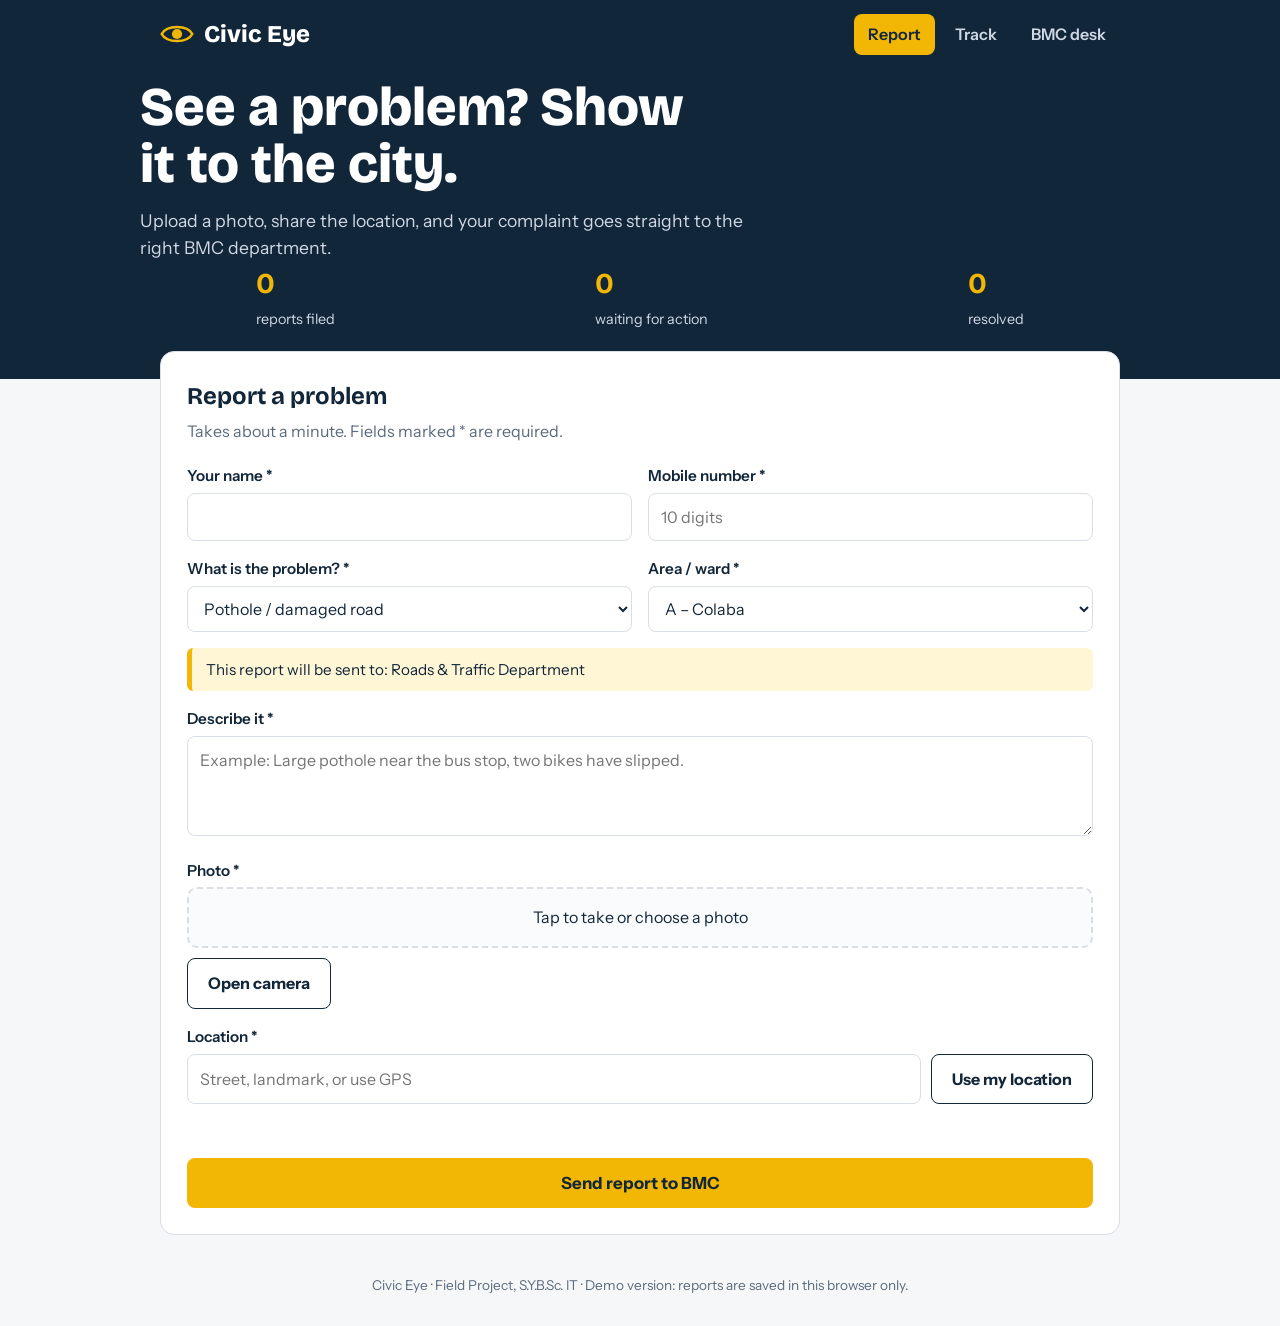
<file: index (1).html>
<!DOCTYPE html>
<html lang="en">
<head>
<meta charset="UTF-8">
<meta name="viewport" content="width=device-width, initial-scale=1">
<title>Civic Eye – Report civic problems in Mumbai</title>
<link href="https://fonts.googleapis.com/css2?family=Bricolage+Grotesque:wght@500;700;800&family=Instrument+Sans:wght@400;500;600&display=swap" rel="stylesheet">
<style>
  /* ---------- CSS: design tokens + layout ---------- */
  :root{
    --ink:#12263A; --paper:#F6F7F9; --card:#FFFFFF; --line:#D9DEE5;
    --signal:#F2B705; --alert:#C8382E; --ok:#1F7A5A; --muted:#5B6B7C;
  }
  *{box-sizing:border-box;margin:0}
  body{font-family:'Instrument Sans',system-ui,sans-serif;background:var(--paper);color:var(--ink);line-height:1.55}
  h1,h2,h3,.brand{font-family:'Bricolage Grotesque','Trebuchet MS',sans-serif}
  a{color:inherit}
  :focus-visible{outline:3px solid var(--signal);outline-offset:2px}

  header{background:var(--ink);color:#fff}
  .bar{max-width:1000px;margin:auto;padding:14px 20px;display:flex;align-items:center;justify-content:space-between;gap:12px;flex-wrap:wrap}
  .brand{font-size:1.5rem;font-weight:800;display:flex;align-items:center;gap:10px}
  .brand svg{width:34px;height:34px}
  nav{display:flex;gap:6px}
  nav button{background:none;border:0;color:#cfd8e3;font:inherit;font-weight:600;padding:8px 14px;border-radius:8px;cursor:pointer}
  nav button.on{background:var(--signal);color:var(--ink)}
  nav button:hover:not(.on){color:#fff}

  .hero{background:var(--ink);color:#fff;padding:10px 20px 48px}
  .hero div{max-width:1000px;margin:auto}
  .hero h1{font-size:clamp(2rem,6vw,3.4rem);line-height:1.05;max-width:16ch;font-weight:800}
  .hero p{margin-top:14px;max-width:52ch;color:#cfd8e3;font-size:1.1rem}
  .stats{display:flex;gap:28px;margin-top:24px;flex-wrap:wrap}
  .stats b{display:block;font-family:'Bricolage Grotesque',sans-serif;font-size:1.8rem;color:var(--signal)}
  .stats span{font-size:.9rem;color:#cfd8e3}

  main{max-width:1000px;margin:-28px auto 40px;padding:0 20px}
  .panel{background:var(--card);border:1px solid var(--line);border-radius:14px;padding:26px}
  .view{display:none}.view.on{display:block}
  h2{font-size:1.5rem;margin-bottom:4px}
  .sub{color:var(--muted);margin-bottom:20px}

  form{display:grid;gap:16px}
  .row{display:grid;grid-template-columns:1fr 1fr;gap:16px}
  @media(max-width:640px){.row{grid-template-columns:1fr}}
  label{font-weight:600;font-size:.95rem;display:block;margin-bottom:5px}
  input,select,textarea{width:100%;font:inherit;padding:11px 12px;border:1.5px solid var(--line);border-radius:8px;background:#fff;color:var(--ink)}
  textarea{min-height:100px;resize:vertical}
  .hint{font-size:.85rem;color:var(--muted);margin-top:4px}
  .dept{background:#FFF6D6;border-left:5px solid var(--signal);padding:10px 14px;border-radius:6px;font-size:.95rem}

  .photo{border:2px dashed var(--line);border-radius:10px;padding:16px;text-align:center;cursor:pointer;background:#fafbfc}
  .photo img{max-width:100%;max-height:220px;border-radius:8px;margin-top:10px;display:none}
  .btn{font:inherit;font-weight:700;border:0;border-radius:8px;padding:12px 20px;cursor:pointer;background:var(--ink);color:#fff}
  .btn.go{background:var(--signal);color:var(--ink);font-size:1.05rem}
  .btn.line{background:#fff;color:var(--ink);border:1.5px solid var(--ink)}
  .btn:hover{filter:brightness(1.1)}
  .err{color:var(--alert);font-weight:600;font-size:.9rem;min-height:1.2em}

  .done{display:none;text-align:center;padding:10px}
  .done .id{font-family:'Bricolage Grotesque',sans-serif;font-size:2rem;font-weight:800;background:var(--ink);color:var(--signal);display:inline-block;padding:6px 18px;border-radius:8px;margin:10px 0}

  .list{display:grid;gap:14px;margin-top:16px}
  .item{display:grid;grid-template-columns:96px 1fr;gap:14px;border:1px solid var(--line);border-radius:10px;padding:12px;background:#fff}
  .item img,.item .noimg{width:96px;height:96px;object-fit:cover;border-radius:8px;background:var(--paper)}
  .item h3{font-size:1.05rem}
  .meta{font-size:.88rem;color:var(--muted)}
  .tag{display:inline-block;font-size:.8rem;font-weight:700;padding:2px 10px;border-radius:99px;color:#fff;margin-top:4px}
  .Pending{background:var(--alert)}.Progress{background:#B7791F}.Resolved{background:var(--ok)}
  .empty{color:var(--muted);padding:24px 0;text-align:center}
  .search{display:flex;gap:10px}
  .search input{flex:1}
  footer{text-align:center;color:var(--muted);font-size:.85rem;padding:0 20px 30px}
  @media(prefers-reduced-motion:no-preference){.view.on{animation:in .25s ease}}
  @keyframes in{from{opacity:0}to{opacity:1}}
</style>
</head>
<body>

<!-- ---------- HTML: structure ---------- -->
<header>
  <div class="bar">
    <div class="brand">
      <svg viewBox="0 0 40 40" aria-hidden="true"><path d="M2 20C8 9 32 9 38 20 32 31 8 31 2 20Z" fill="none" stroke="#F2B705" stroke-width="3"/><circle cx="20" cy="20" r="6" fill="#F2B705"/></svg>
      Civic Eye
    </div>
    <nav aria-label="Main">
      <button class="on" data-v="report">Report</button>
      <button data-v="track">Track</button>
      <button data-v="desk">BMC desk</button>
    </nav>
  </div>
  <div class="hero"><div>
    <h1>See a problem? Show it to the city.</h1>
    <p>Upload a photo, share the location, and your complaint goes straight to the right BMC department.</p>
    <div class="stats">
      <div><b id="sTotal">0</b><span>reports filed</span></div>
      <div><b id="sOpen">0</b><span>waiting for action</span></div>
      <div><b id="sDone">0</b><span>resolved</span></div>
    </div>
  </div></div>
</header>

<main>
  <!-- REPORT -->
  <section class="panel view on" id="report">
    <div id="formBox">
      <h2>Report a problem</h2>
      <p class="sub">Takes about a minute. Fields marked * are required.</p>
      <form id="form" novalidate>
        <div class="row">
          <div><label for="name">Your name *</label><input id="name" autocomplete="name"></div>
          <div><label for="phone">Mobile number *</label><input id="phone" inputmode="numeric" maxlength="10" placeholder="10 digits"></div>
        </div>
        <div class="row">
          <div><label for="cat">What is the problem? *</label>
            <select id="cat"></select></div>
          <div><label for="ward">Area / ward *</label>
            <select id="ward"></select></div>
        </div>
        <div class="dept" id="deptNote"></div>
        <div>
          <label for="desc">Describe it *</label>
          <textarea id="desc" placeholder="Example: Large pothole near the bus stop, two bikes have slipped."></textarea>
        </div>
        <div>
          <label>Photo *</label>
          <div class="photo" id="photoBox" tabindex="0" role="button">
            <span id="photoText">Tap to take or choose a photo</span><br>
            <img id="preview" alt="Preview of the uploaded photo">
          </div>
          <input type="file" id="file" accept="image/*" hidden>
          <div style="margin-top:10px"><button type="button" class="btn line" id="camBtn">Open camera</button></div>
          <div id="camBox" style="display:none;margin-top:10px">
            <video id="vid" autoplay playsinline muted style="width:100%;max-height:320px;border-radius:8px;background:#000"></video>
            <div style="margin-top:8px;display:flex;gap:10px"><button type="button" class="btn go" id="snap">Capture photo</button><button type="button" class="btn line" id="camClose">Cancel</button></div>
          </div>
        </div>
        <div>
          <label for="addr">Location *</label>
          <div class="search">
            <input id="addr" placeholder="Street, landmark, or use GPS">
            <button type="button" class="btn line" id="gps">Use my location</button>
          </div>
          <div class="hint" id="gpsNote"></div>
        </div>
        <div class="err" id="err" role="alert"></div>
        <button class="btn go" type="submit">Send report to BMC</button>
      </form>
    </div>
    <div class="done" id="done">
      <h2>Report sent</h2>
      <div class="id" id="doneId"></div>
      <p id="doneMsg"></p>
      <p class="hint">Save this ID. You can use it on the Track page.</p>
      <br><button class="btn" id="again">Report another problem</button>
    </div>
  </section>

  <!-- TRACK -->
  <section class="panel view" id="track">
    <h2>Track your report</h2>
    <p class="sub">Enter your complaint ID, or leave it empty to see all reports.</p>
    <div class="search">
      <input id="q" placeholder="Example: CE-1042">
      <button class="btn" id="find">Search</button>
    </div>
    <div class="list" id="trackList"></div>
  </section>

  <!-- BMC DESK -->
  <section class="panel view" id="desk">
    <h2>BMC department desk</h2>
    <p class="sub">Officers pick their department, review reports, and update the status. Citizens see the change on the Track page.</p>
    <label for="deptFilter">Department</label>
    <select id="deptFilter"></select>
    <div class="list" id="deskList"></div>
  </section>
</main>
<footer>Civic Eye · Field Project, S.Y.B.Sc. IT · Demo version: reports are saved in this browser only.</footer>

<!-- ---------- JavaScript: behaviour ---------- -->
<script>
// Which BMC department handles which problem
const CATS = {
  "Pothole / damaged road":       "Roads & Traffic Department",
  "Garbage not collected":        "Solid Waste Management Department",
  "Water leakage / no water":     "Hydraulic Engineer Department",
  "Blocked drain / waterlogging": "Storm Water Drains Department",
  "Streetlight not working":      "Street Lighting (Electrical) Department",
  "Illegal hoarding / encroachment": "Licence & Encroachment Department",
  "Stray animals / dead animal":  "Veterinary Health Department",
  "Public toilet problem":        "Public Health Department"
};
const WARDS = ["A – Colaba","D – Grant Road","E – Byculla","G/North – Dadar","H/West – Bandra West","K/East – Andheri East","K/West – Andheri West","P/South – Goregaon","P/North – Malad","R/Central – Borivali","L – Kurla","M/East – Govandi","N – Ghatkopar","S – Bhandup","T – Mulund","Other"];
const KEY = "civiceye_reports";
const $ = id => document.getElementById(id);
let photoData = "", coords = "";

// --- storage helpers (try/catch so the site never crashes) ---
function load(){ try{ return JSON.parse(localStorage.getItem(KEY)) || []; }catch(e){ return []; } }
function save(list){ try{ localStorage.setItem(KEY, JSON.stringify(list)); return true; }catch(e){ return false; } }

// --- fill dropdowns ---
Object.keys(CATS).forEach(c => $("cat").add(new Option(c, c)));
WARDS.forEach(w => $("ward").add(new Option(w, w)));
$("deptFilter").add(new Option("All departments","all"));
[...new Set(Object.values(CATS))].forEach(d => $("deptFilter").add(new Option(d,d)));
function showDept(){ $("deptNote").textContent = "This report will be sent to: " + CATS[$("cat").value]; }
$("cat").onchange = showDept; showDept();

// --- tab switching ---
document.querySelectorAll("nav button").forEach(b => b.onclick = () => {
  document.querySelectorAll("nav button").forEach(x => x.classList.toggle("on", x === b));
  document.querySelectorAll(".view").forEach(v => v.classList.toggle("on", v.id === b.dataset.v));
  if(b.dataset.v === "track") renderTrack();
  if(b.dataset.v === "desk") renderDesk();
});

// --- photo upload: shrink the image so it fits in browser storage ---
$("photoBox").onclick = () => $("file").click();
$("photoBox").onkeydown = e => { if(e.key==="Enter"||e.key===" "){ e.preventDefault(); $("file").click(); } };
$("file").onchange = e => {
  const f = e.target.files[0]; if(!f) return;
  const reader = new FileReader();
  reader.onload = () => {
    const img = new Image();
    img.onload = () => {
      const s = Math.min(1, 640 / Math.max(img.width, img.height));
      const c = document.createElement("canvas");
      c.width = img.width * s; c.height = img.height * s;
      c.getContext("2d").drawImage(img, 0, 0, c.width, c.height);
      photoData = c.toDataURL("image/jpeg", 0.7);
      $("preview").src = photoData; $("preview").style.display = "inline-block";
      $("photoText").textContent = "Photo added. Tap to change.";
    };
    img.src = reader.result;
  };
  reader.readAsDataURL(f);
};

// --- live camera (getUserMedia) ---
let stream = null;
$("camBtn").onclick = async () => {
  try{
    stream = await navigator.mediaDevices.getUserMedia({video:{facingMode:"environment"}});
    $("vid").srcObject = stream; $("camBox").style.display = "block";
  }catch(e){ $("err").textContent = "Camera not available or permission denied. Use the photo box to choose a file instead."; }
};
function stopCam(){ if(stream){ stream.getTracks().forEach(t => t.stop()); stream = null; } $("camBox").style.display = "none"; }
$("camClose").onclick = stopCam;
$("snap").onclick = () => {
  const v = $("vid"); if(!v.videoWidth) return;
  const s = Math.min(1, 640 / Math.max(v.videoWidth, v.videoHeight));
  const c = document.createElement("canvas"); c.width = v.videoWidth * s; c.height = v.videoHeight * s;
  c.getContext("2d").drawImage(v, 0, 0, c.width, c.height);
  photoData = c.toDataURL("image/jpeg", 0.7);
  $("preview").src = photoData; $("preview").style.display = "inline-block";
  $("photoText").textContent = "Photo captured. Tap here to choose a different file.";
  stopCam();
};

// --- GPS location ---
$("gps").onclick = () => {
  if(!navigator.geolocation){ $("gpsNote").textContent = "Your browser does not support GPS. Type the address instead."; return; }
  $("gpsNote").textContent = "Finding your location…";
  navigator.geolocation.getCurrentPosition(p => {
    coords = p.coords.latitude.toFixed(5) + ", " + p.coords.longitude.toFixed(5);
    $("addr").value = "GPS: " + coords;
    $("gpsNote").textContent = "Location captured: " + coords + ". Looking up address…";
    fetch("https://nominatim.openstreetmap.org/reverse?format=json&lat=" + p.coords.latitude + "&lon=" + p.coords.longitude)
      .then(r => r.json())
      .then(j => { if(j.display_name){ $("addr").value = j.display_name; $("gpsNote").textContent = "Address found from GPS. You can edit it."; } })
      .catch(() => { $("gpsNote").textContent = "Location captured: " + coords + " (address lookup needs internet)."; });
  }, () => { $("gpsNote").textContent = "Could not get location. Allow location access or type the address."; });
};

// --- submit ---
$("form").onsubmit = e => {
  e.preventDefault();
  const name=$("name").value.trim(), phone=$("phone").value.trim(), desc=$("desc").value.trim(), addr=$("addr").value.trim();
  let msg = "";
  if(!name) msg = "Enter your name.";
  else if(!/^[6-9]\d{9}$/.test(phone)) msg = "Enter a valid 10-digit mobile number.";
  else if(desc.length < 10) msg = "Describe the problem in at least 10 characters.";
  else if(!photoData) msg = "Add a photo of the problem.";
  else if(!addr) msg = "Enter the location or tap Use my location.";
  $("err").textContent = msg; if(msg) return;

  const list = load();
  const id = "CE-" + (1000 + list.length + 1);
  const r = { id, name, phone, cat:$("cat").value, dept:CATS[$("cat").value], ward:$("ward").value,
              desc, addr, coords, photo:photoData, status:"Pending", date:new Date().toLocaleString("en-IN") };
  list.unshift(r);
  if(!save(list)){ $("err").textContent = "Could not save. Browser storage is full or blocked."; return; }
  $("formBox").style.display = "none"; $("done").style.display = "block";
  $("doneId").textContent = id;
  $("doneMsg").textContent = "Your report has been forwarded to the " + r.dept + ".";
  stats();
};
$("again").onclick = () => {
  $("form").reset(); photoData = ""; coords = ""; $("preview").style.display = "none";
  $("photoText").textContent = "Tap to take or choose a photo"; $("gpsNote").textContent = ""; showDept();
  $("done").style.display = "none"; $("formBox").style.display = "block";
};

// --- show reports ---
function card(r, withControls){
  const d = document.createElement("div"); d.className = "item";
  const pic = r.photo ? `<img src="${r.photo}" alt="Photo for ${r.id}">` : `<div class="noimg"></div>`;
  const st = r.status === "In progress" ? "Progress" : r.status;
  d.innerHTML = pic + `<div><h3></h3><div class="meta"></div><span class="tag ${st}">${r.status}</span></div>`;
  d.querySelector("h3").textContent = r.id + " · " + r.cat;
  d.querySelector(".meta").innerHTML = "";
  [r.desc, "Location: " + r.addr + " (" + r.ward + ")", "Sent to: " + r.dept, r.date + " · by " + r.name]
    .forEach(t => { const p = document.createElement("div"); p.textContent = t; d.querySelector(".meta").appendChild(p); });
  if(withControls){
    const s = document.createElement("select"); s.style.marginTop = "8px"; s.setAttribute("aria-label","Update status of "+r.id);
    ["Pending","In progress","Resolved"].forEach(o => s.add(new Option(o,o))); s.value = r.status;
    s.onchange = () => { const all = load(); all.find(x => x.id === r.id).status = s.value; save(all); renderDesk(); stats(); };
    d.lastChild.appendChild(s);
  }
  return d;
}
function fill(box, list, emptyMsg, controls){
  box.innerHTML = "";
  if(!list.length){ box.innerHTML = `<div class="empty">${emptyMsg}</div>`; return; }
  list.forEach(r => box.appendChild(card(r, controls)));
}
function renderTrack(){
  const q = $("q").value.trim().toUpperCase(), all = load();
  fill($("trackList"), q ? all.filter(r => r.id === q) : all, q ? "No report found with that ID." : "No reports yet. File your first one on the Report page.", false);
}
function renderDesk(){
  const f = $("deptFilter").value, all = load();
  fill($("deskList"), f === "all" ? all : all.filter(r => r.dept === f), "No reports for this department yet.", true);
}
$("find").onclick = renderTrack; $("q").onkeydown = e => { if(e.key==="Enter") renderTrack(); };
$("deptFilter").onchange = renderDesk;

function stats(){
  const a = load();
  $("sTotal").textContent = a.length;
  $("sOpen").textContent = a.filter(r => r.status !== "Resolved").length;
  $("sDone").textContent = a.filter(r => r.status === "Resolved").length;
}
stats();
</script>
</body>
</html>
</file>
